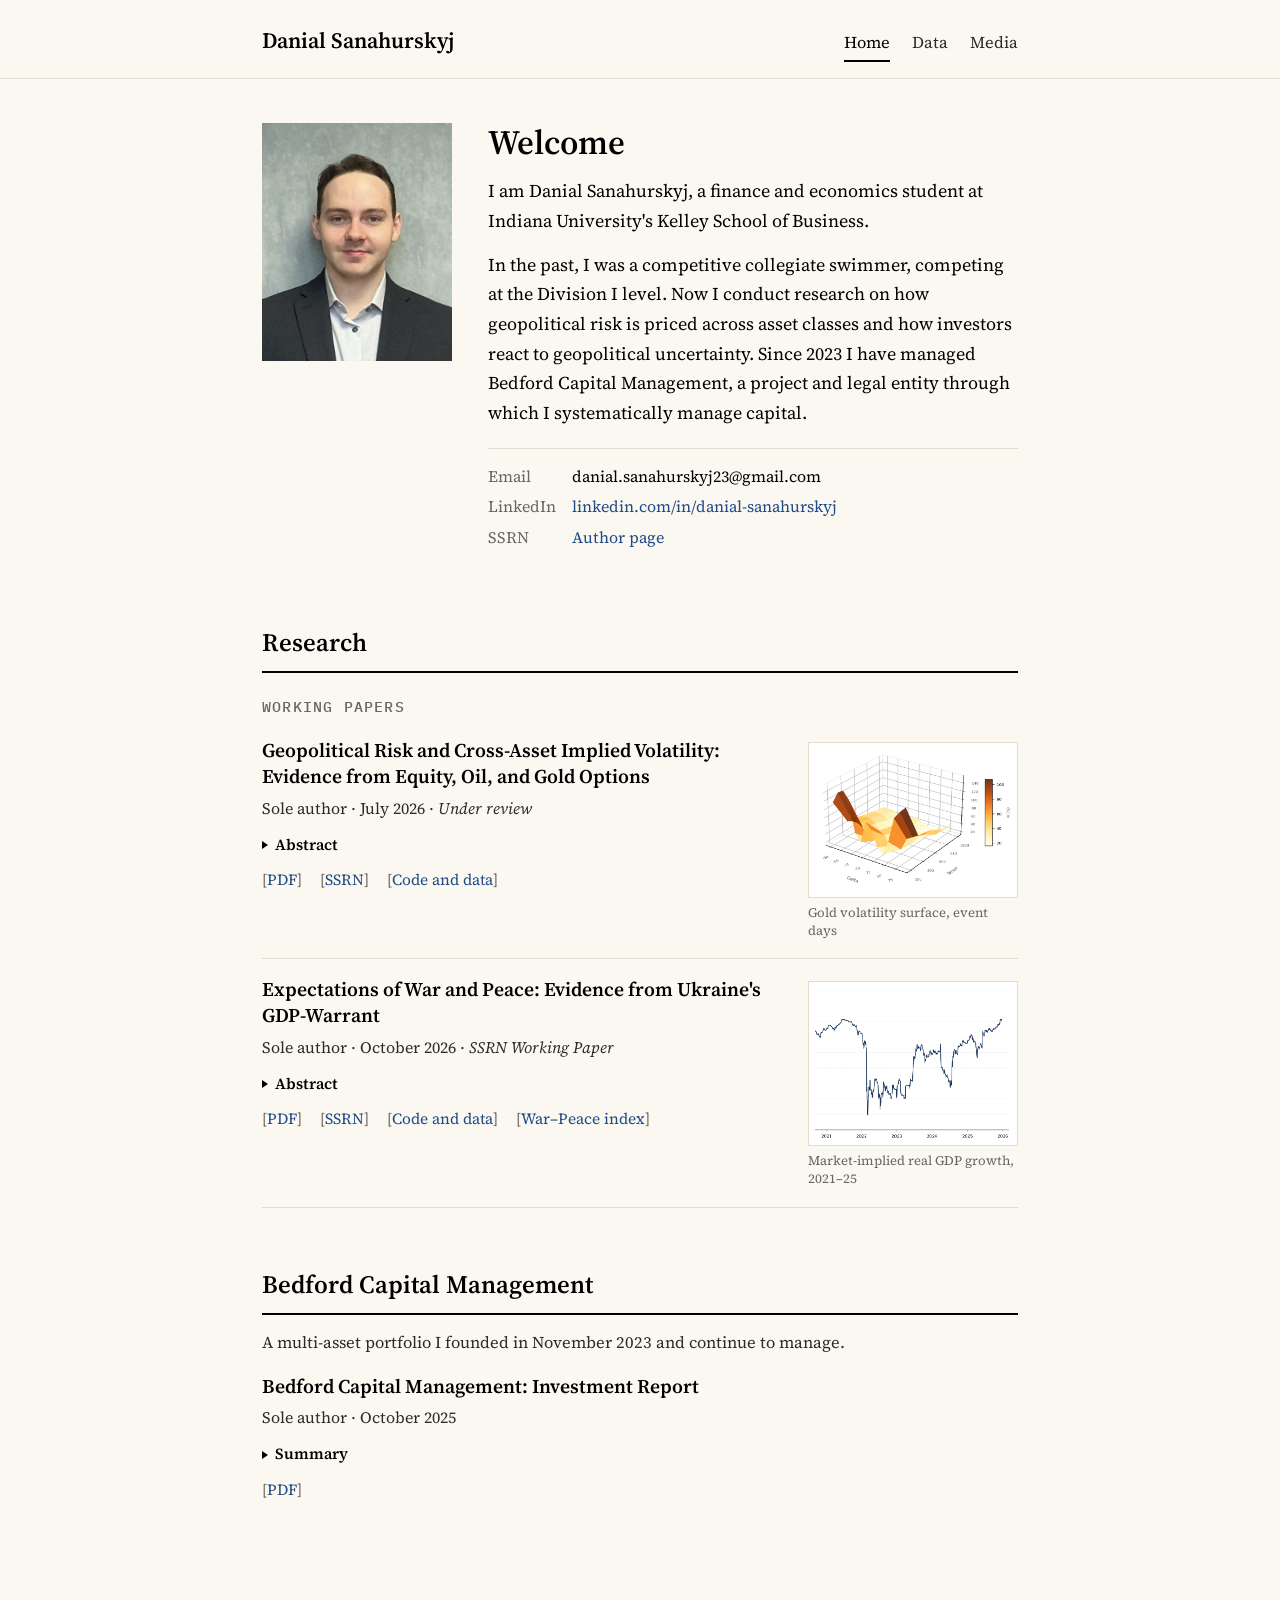
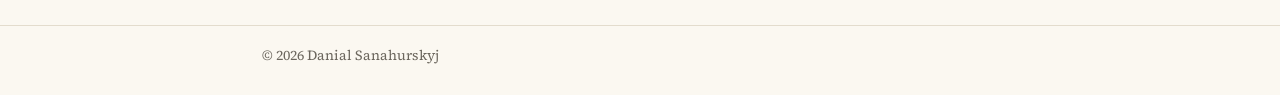
<file: index.html>
<!doctype html>
<html lang="en">
<head>
<meta charset="utf-8">
<meta name="viewport" content="width=device-width,initial-scale=1,viewport-fit=cover">
<title>Danial Sanahurskyj</title>
<meta name="description" content="Danial Sanahurskyj: finance and economics, Kelley School of Business, Indiana University. Research on geopolitical risk and asset pricing.">
<link rel="preconnect" href="https://fonts.googleapis.com"><link rel="preconnect" href="https://fonts.gstatic.com" crossorigin><link rel="stylesheet" href="https://fonts.googleapis.com/css2?family=Source+Serif+4:ital,opsz,wght@0,8..60,400;0,8..60,600;0,8..60,700;1,8..60,400&family=IBM+Plex+Mono:wght@400;500&display=swap">
<link rel="stylesheet" href="assets/site.css">
<link rel="canonical" href="https://danialsanahurskyj.com/">
<meta property="og:title" content="Danial Sanahurskyj">
<meta property="og:description" content="Research on geopolitical risk and asset pricing. Kelley School of Business, Indiana University.">
<meta property="og:url" content="https://danialsanahurskyj.com/">
<meta property="og:type" content="profile">
<script type="application/ld+json">{"@context": "https://schema.org", "@type": "Person", "name": "Danial Sanahurskyj", "url": "https://danialsanahurskyj.com/", "description": "Finance and economics student at Indiana University's Kelley School of Business researching how geopolitical risk is priced across asset classes.", "affiliation": {"@type": "CollegeOrUniversity", "name": "Indiana University Kelley School of Business"}, "knowsAbout": ["Geopolitical risk", "Asset pricing", "Implied volatility", "Sovereign debt", "Ukraine"], "sameAs": ["https://www.linkedin.com/in/danial-sanahurskyj", "https://papers.ssrn.com/sol3/cf_dev/AbsByAuth.cfm?per_id=11912088", "https://github.com/DanialSanahurskyj"], "email": "mailto:danial.sanahurskyj23@gmail.com", "image": "https://danialsanahurskyj.com/photo.jpg"}</script>
</head>
<body>
<header class="masthead"><div class="inner"><a class="name" href="index.html">Danial Sanahurskyj</a><nav><a href="index.html" aria-current=page>Home</a><a href="data/index.html">Data</a><a href="media/index.html">Media</a></nav></div></header>
<main class="page">
  <div class="intro">
    <div class="photo" style="padding:0;border:0;background:none"><img src="photo.jpg" alt="Danial Sanahurskyj" width="480" height="600"></div>
    <div>
      <h1>Welcome</h1>
      <p>I am Danial Sanahurskyj, a finance and economics student at Indiana University's Kelley School of Business.</p>
      <p>In the past, I was a competitive collegiate swimmer, competing at the Division I level. Now I conduct research on how geopolitical risk is priced across asset classes and how investors react to geopolitical uncertainty. Since 2023 I have managed Bedford Capital Management, a project and legal entity through which I systematically manage capital.</p>
      <dl class="contact">
        <dt>Email</dt><dd>danial.sanahurskyj23@gmail.com</dd>
        <dt>LinkedIn</dt><dd><a href="https://www.linkedin.com/in/danial-sanahurskyj">linkedin.com/in/danial-sanahurskyj</a></dd>
        <dt>SSRN</dt><dd><a href="https://papers.ssrn.com/sol3/cf_dev/AbsByAuth.cfm?per_id=11912088">Author page</a></dd>
      </dl>
    </div>
  </div>

  <h2 class="group" id="research">Research</h2>
  <h3 class="sub">Working papers</h3>
  <div class="paper has-fig">
    <div class="paper-text">
    <h4>Geopolitical Risk and Cross-Asset Implied Volatility: Evidence from Equity, Oil, and Gold Options</h4>
    <div class="meta">Sole author · July 2026 · <i>Under review</i></div>
    <details class="abs"><summary>Abstract</summary><p>This paper examines how geopolitical shocks reprice risk across equity, oil, and gold options markets through both aggregate implied volatility and full volatility surface distortion. Using end-of-day options data on equities, gold, and oil and analyzing systematically identified geopolitical events through geopolitical newspaper coverage frequency, I document statistically significant but structurally distinct responses across the three asset classes. Equity volatility is uniform and risk is not priced into any specific region of the surface. Oil exhibits the most consistent surface distortion, concentrated in the deep out-of-the-money wings. Gold shows the largest response and responds more strongly to anticipated threats than realized acts. All three assets deflate after a geopolitical event consistent with the popular buy-the-rumor, sell-the-news mechanism. The most novel finding is that gold's structurally call-skewed surface intensifies sharply on event days, revealing that investors express safe-haven demand through upside call buying rather than downside put protection. Finally, shock severity above the identification threshold adds little explanatory power, consistent with geopolitical fear operating as a binary regime switch rather than a continuous variable.</p></details>
    <div class="links"><a href="papers/Geopolitical%20Risk%20and%20Cross-Asset%20Implied%20Volatility.pdf">PDF</a><a href="https://papers.ssrn.com/sol3/cf_dev/AbsByAuth.cfm?per_id=11912088">SSRN</a><a href="https://github.com/DanialSanahurskyj/Geopolitical-Risk-and-Cross-Asset-Implied-Volatility-Code-and-Data">Code and data</a></div>
    </div>
    <figure class="paper-fig"><a href="papers/Geopolitical%20Risk%20and%20Cross-Asset%20Implied%20Volatility.pdf"><img src="assets/preview-gpr-surface.png" alt="Gold (IAU) implied volatility surface on geopolitical event days, by delta and tenor" width="367" height="265" loading="lazy"></a><figcaption>Gold volatility surface, event days</figcaption></figure>
  </div>

  <div class="paper has-fig">
    <div class="paper-text">
    <h4>Expectations of War and Peace: Evidence from Ukraine's GDP-Warrant</h4>
    <div class="meta">Sole author · October 2026 · <i>SSRN Working Paper</i></div>
    <details class="abs"><summary>Abstract</summary><p>How are expectations of economic recovery formed during wartime? I study this question using Ukraine's GDP-linked warrant, a sovereign security whose payouts depend directly on the country's economic growth, together with a news-based War&ndash;Peace index built from global media coverage over 2018&ndash;2025. After Russia's 2022 invasion, the warrant's returns became largely disconnected from emerging-market and global bond conditions. I find that ordinary day-to-day changes in conflict news have little reliable effect on returns, while news shocks above an estimated threshold produce significantly larger repricing. These shocks coincide with approximately 23.8% higher conditional volatility, which decays with a half-life of about four to five trading days. The volatility response is asymmetric: escalating shocks raise volatility, while comparable de-escalation shocks do not. The results suggest that during conflict, expectations of recovery are revised mainly through discrete geopolitical catalysts rather than continuous news.</p></details>
    <div class="links"><a href="papers/Expectations%20of%20War%20and%20Peace.pdf">PDF</a><a href="https://papers.ssrn.com/sol3/papers.cfm?abstract_id=7669802">SSRN</a><a href="https://github.com/DanialSanahurskyj/Expectations-of-War-and-Peace-Evidence-from-Ukraine-s-GDP-Warrant">Code and data</a><a href="data/index.html">War&ndash;Peace index</a></div>
    </div>
    <figure class="paper-fig"><a href="https://papers.ssrn.com/sol3/papers.cfm?abstract_id=7669802"><img src="assets/preview-warrant-gdp.png" alt="Market-implied long-run real GDP growth for Ukraine, 2021 to 2025, falling sharply at the 2022 invasion" width="725" height="560" loading="lazy"></a><figcaption>Market-implied real GDP growth, 2021&ndash;25</figcaption></figure>
  </div>

  <h2 class="group" id="bcm">Bedford Capital Management</h2>
  <p style="font-size:16.5px;color:var(--fg-2);margin:14px 0 0">A multi-asset portfolio I founded in November 2023 and continue to manage.</p>
  <div class="paper">
    <h4>Bedford Capital Management: Investment Report</h4>
    <div class="meta">Sole author · October 2025</div>
    <details class="abs"><summary>Summary</summary><p>A review of the portfolio's first fifteen months, from August 2024 to October 2025: performance and risk relative to the S&amp;P 500, the strategy and investment philosophy behind it, case studies including a hedge held through the April 2025 tariff selloff, and the main lesson of the period, judging decisions by their process rather than their outcome.</p></details>
    <div class="links"><a href="papers/BCM%20Investment%20Report.pdf">PDF</a></div>
  </div>

</main>
<footer class="foot"><div class="inner">© 2026 Danial Sanahurskyj</div></footer>
</body>
</html>
</file>
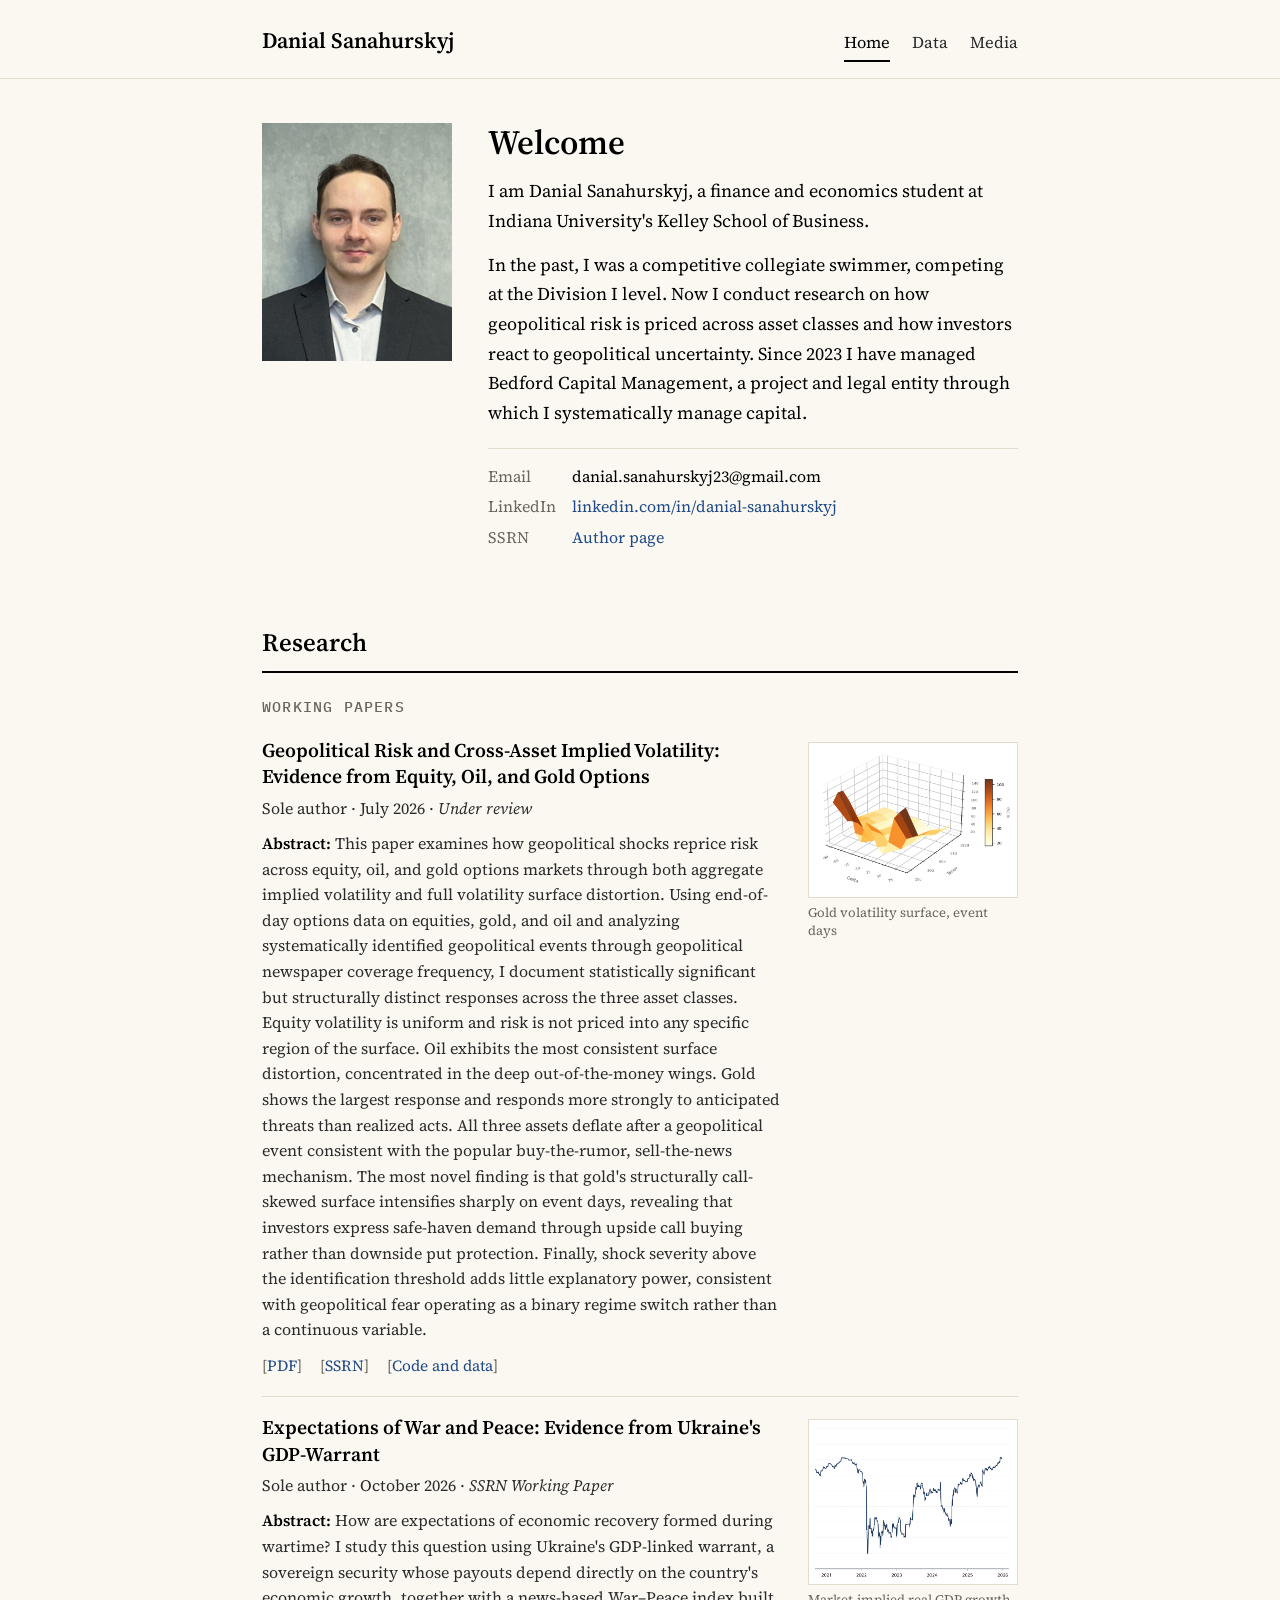
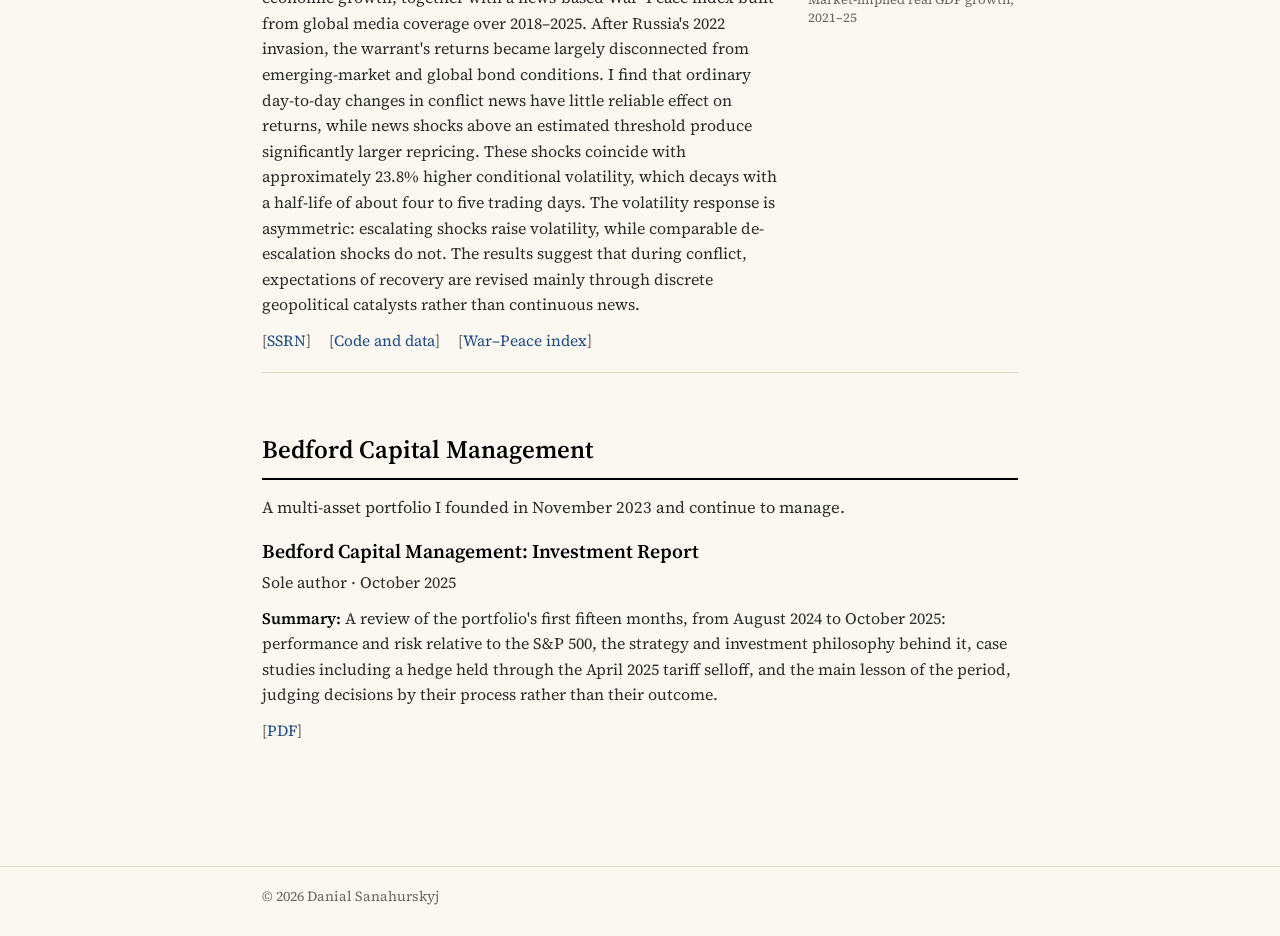
<file: index (6).html>
<!doctype html>
<html lang="en">
<head>
<meta charset="utf-8">
<meta name="viewport" content="width=device-width,initial-scale=1,viewport-fit=cover">
<title>Danial Sanahurskyj</title>
<meta name="description" content="Danial Sanahurskyj: finance and economics, Kelley School of Business, Indiana University. Research on geopolitical risk and asset pricing.">
<link rel="preconnect" href="https://fonts.googleapis.com"><link rel="preconnect" href="https://fonts.gstatic.com" crossorigin><link rel="stylesheet" href="https://fonts.googleapis.com/css2?family=Source+Serif+4:ital,opsz,wght@0,8..60,400;0,8..60,600;0,8..60,700;1,8..60,400&family=IBM+Plex+Mono:wght@400;500&display=swap">
<link rel="stylesheet" href="assets/site.css">
<link rel="canonical" href="https://danialsanahurskyj.com/">
<meta property="og:title" content="Danial Sanahurskyj">
<meta property="og:description" content="Research on geopolitical risk and asset pricing. Kelley School of Business, Indiana University.">
<meta property="og:url" content="https://danialsanahurskyj.com/">
<meta property="og:type" content="profile">
<script type="application/ld+json">{"@context": "https://schema.org", "@type": "Person", "name": "Danial Sanahurskyj", "url": "https://danialsanahurskyj.com/", "description": "Finance and economics student at Indiana University's Kelley School of Business researching how geopolitical risk is priced across asset classes.", "affiliation": {"@type": "CollegeOrUniversity", "name": "Indiana University Kelley School of Business"}, "knowsAbout": ["Geopolitical risk", "Asset pricing", "Implied volatility", "Sovereign debt", "Ukraine"], "sameAs": ["https://www.linkedin.com/in/danial-sanahurskyj", "https://papers.ssrn.com/sol3/cf_dev/AbsByAuth.cfm?per_id=11912088", "https://github.com/DanialSanahurskyj"], "email": "mailto:danial.sanahurskyj23@gmail.com", "image": "https://danialsanahurskyj.com/photo.jpg"}</script>
</head>
<body>
<header class="masthead"><div class="inner"><a class="name" href="index.html">Danial Sanahurskyj</a><nav><a href="index.html" aria-current=page>Home</a><a href="data/index.html">Data</a><a href="media/index.html">Media</a></nav></div></header>
<main class="page">
  <div class="intro">
    <div class="photo" style="padding:0;border:0;background:none"><img src="photo.jpg" alt="Danial Sanahurskyj" width="480" height="600"></div>
    <div>
      <h1>Welcome</h1>
      <p>I am Danial Sanahurskyj, a finance and economics student at Indiana University's Kelley School of Business.</p>
      <p>In the past, I was a competitive collegiate swimmer, competing at the Division I level. Now I conduct research on how geopolitical risk is priced across asset classes and how investors react to geopolitical uncertainty. Since 2023 I have managed Bedford Capital Management, a project and legal entity through which I systematically manage capital.</p>
      <dl class="contact">
        <dt>Email</dt><dd>danial.sanahurskyj23@gmail.com</dd>
        <dt>LinkedIn</dt><dd><a href="https://www.linkedin.com/in/danial-sanahurskyj">linkedin.com/in/danial-sanahurskyj</a></dd>
        <dt>SSRN</dt><dd><a href="https://papers.ssrn.com/sol3/cf_dev/AbsByAuth.cfm?per_id=11912088">Author page</a></dd>
      </dl>
    </div>
  </div>

  <h2 class="group" id="research">Research</h2>
  <h3 class="sub">Working papers</h3>
  <div class="paper has-fig">
    <div class="paper-text">
    <h4>Geopolitical Risk and Cross-Asset Implied Volatility: Evidence from Equity, Oil, and Gold Options</h4>
    <div class="meta">Sole author · July 2026 · <i>Under review</i></div>
    <p class="abs"><b>Abstract:</b> This paper examines how geopolitical shocks reprice risk across equity, oil, and gold options markets through both aggregate implied volatility and full volatility surface distortion. Using end-of-day options data on equities, gold, and oil and analyzing systematically identified geopolitical events through geopolitical newspaper coverage frequency, I document statistically significant but structurally distinct responses across the three asset classes. Equity volatility is uniform and risk is not priced into any specific region of the surface. Oil exhibits the most consistent surface distortion, concentrated in the deep out-of-the-money wings. Gold shows the largest response and responds more strongly to anticipated threats than realized acts. All three assets deflate after a geopolitical event consistent with the popular buy-the-rumor, sell-the-news mechanism. The most novel finding is that gold's structurally call-skewed surface intensifies sharply on event days, revealing that investors express safe-haven demand through upside call buying rather than downside put protection. Finally, shock severity above the identification threshold adds little explanatory power, consistent with geopolitical fear operating as a binary regime switch rather than a continuous variable.</p>
    <div class="links"><a href="papers/Geopolitical%20Risk%20and%20Cross-Asset%20Implied%20Volatility.pdf">PDF</a><a href="https://papers.ssrn.com/sol3/cf_dev/AbsByAuth.cfm?per_id=11912088">SSRN</a><a href="https://github.com/DanialSanahurskyj/Geopolitical-Risk-and-Cross-Asset-Implied-Volatility-Code-and-Data">Code and data</a></div>
    </div>
    <figure class="paper-fig"><a href="papers/Geopolitical%20Risk%20and%20Cross-Asset%20Implied%20Volatility.pdf"><img src="assets/preview-gpr-surface.png" alt="Gold (IAU) implied volatility surface on geopolitical event days, by delta and tenor" width="367" height="265" loading="lazy"></a><figcaption>Gold volatility surface, event days</figcaption></figure>
  </div>

  <div class="paper has-fig">
    <div class="paper-text">
    <h4>Expectations of War and Peace: Evidence from Ukraine's GDP-Warrant</h4>
    <div class="meta">Sole author · October 2026 · <i>SSRN Working Paper</i></div>
    <p class="abs"><b>Abstract:</b> How are expectations of economic recovery formed during wartime? I study this question using Ukraine's GDP-linked warrant, a sovereign security whose payouts depend directly on the country's economic growth, together with a news-based War&ndash;Peace index built from global media coverage over 2018&ndash;2025. After Russia's 2022 invasion, the warrant's returns became largely disconnected from emerging-market and global bond conditions. I find that ordinary day-to-day changes in conflict news have little reliable effect on returns, while news shocks above an estimated threshold produce significantly larger repricing. These shocks coincide with approximately 23.8% higher conditional volatility, which decays with a half-life of about four to five trading days. The volatility response is asymmetric: escalating shocks raise volatility, while comparable de-escalation shocks do not. The results suggest that during conflict, expectations of recovery are revised mainly through discrete geopolitical catalysts rather than continuous news.</p>
    <div class="links"><a href="https://papers.ssrn.com/sol3/papers.cfm?abstract_id=7669802">SSRN</a><a href="https://github.com/DanialSanahurskyj/Expectations-of-War-and-Peace-Evidence-from-Ukraine-s-GDP-Warrant">Code and data</a><a href="data/index.html">War&ndash;Peace index</a></div>
    </div>
    <figure class="paper-fig"><a href="https://papers.ssrn.com/sol3/papers.cfm?abstract_id=7669802"><img src="assets/preview-warrant-gdp.png" alt="Market-implied long-run real GDP growth for Ukraine, 2021 to 2025, falling sharply at the 2022 invasion" width="725" height="560" loading="lazy"></a><figcaption>Market-implied real GDP growth, 2021&ndash;25</figcaption></figure>
  </div>

  <h2 class="group" id="bcm">Bedford Capital Management</h2>
  <p style="font-size:16.5px;color:var(--fg-2);margin:14px 0 0">A multi-asset portfolio I founded in November 2023 and continue to manage.</p>
  <div class="paper">
    <h4>Bedford Capital Management: Investment Report</h4>
    <div class="meta">Sole author · October 2025</div>
    <p class="abs"><b>Summary:</b> A review of the portfolio's first fifteen months, from August 2024 to October 2025: performance and risk relative to the S&amp;P 500, the strategy and investment philosophy behind it, case studies including a hedge held through the April 2025 tariff selloff, and the main lesson of the period, judging decisions by their process rather than their outcome.</p>
    <div class="links"><a href="papers/BCM%20Investment%20Report.pdf">PDF</a></div>
  </div>

</main>
<footer class="foot"><div class="inner">© 2026 Danial Sanahurskyj</div></footer>
</body>
</html>
</file>
<file: assets/site.css>
/* Academic personal site: centered column, name masthead with tabs, cream paper and black ink (single light theme by choice). */
:root{
  --bg:#fbf8f1; --surface:#fffdf8; --fg:#000000; --fg-2:#2b2b2b; --muted:#6b665d;
  --rule:#e3dccd; --grid:#ece6d9; --chip:#f3eee3;
  --link:#1f4a85; --peace:#2f6fd6; --war:#d6453d; --ink:#1e3a5f;
  --display:"Source Serif 4",Georgia,"Times New Roman",serif;
  --body:"Source Serif 4",Georgia,"Times New Roman",serif;
  --mono:"IBM Plex Mono",ui-monospace,Menlo,Consolas,monospace;
  color-scheme:light;
}
*{box-sizing:border-box}
html{-webkit-text-size-adjust:100%;background:var(--bg)}
body{margin:0;background:var(--bg);color:var(--fg);font-family:var(--body);font-size:18px;line-height:1.65}
img{max-width:100%}
[hidden]{display:none!important}
a{color:var(--link);text-decoration:none}
a:hover{text-decoration:underline;text-underline-offset:3px}
a:focus-visible,button:focus-visible{outline:2px solid var(--link);outline-offset:2px}
.inner{max-width:820px;margin:0 auto;padding-inline:clamp(16px,5vw,32px)}
.page{max-width:820px;margin:0 auto;padding-inline:clamp(16px,5vw,32px);padding-block:44px 64px}
.page.wide{max-width:1080px}
.num{font-family:var(--mono);font-variant-numeric:tabular-nums}
.label{font-family:var(--mono);font-size:11.5px;letter-spacing:.08em;text-transform:uppercase;color:var(--muted)}
h1,h2,h3{text-wrap:balance}
.masthead{border-bottom:1px solid var(--rule)}
.masthead .inner{display:flex;justify-content:space-between;align-items:baseline;gap:8px 24px;flex-wrap:wrap;padding-block:22px 16px}
.masthead .name{font-weight:600;font-size:22px;color:var(--fg)}
.masthead .name:hover{text-decoration:none}
.masthead nav{display:flex;gap:22px;flex-wrap:wrap;font-size:16.5px}
.masthead nav a{color:var(--fg-2);padding-bottom:4px;border-bottom:2px solid transparent}
.masthead nav a:hover{color:var(--fg);text-decoration:none;border-bottom-color:var(--rule)}
.masthead nav a[aria-current]{color:var(--fg);border-bottom-color:var(--fg)}
.foot{margin-top:40px;border-top:1px solid var(--rule)}
.foot .inner{padding-block:18px 28px;font-size:14px;color:var(--muted)}
.intro{display:grid;grid-template-columns:190px minmax(0,1fr);gap:36px;align-items:start}
.photo{width:190px;aspect-ratio:4/5;max-width:100%;background:var(--chip);border:1px solid var(--rule);display:grid;place-items:center;font-size:13px;color:var(--muted);text-align:center;padding:12px}
.photo img{width:100%;height:100%;object-fit:cover}
.intro h1{font-size:34px;font-weight:600;line-height:1.15;margin:0 0 14px}
.intro p{margin:0 0 14px}
.contact{margin-top:20px;padding-top:14px;border-top:1px solid var(--rule);display:grid;grid-template-columns:max-content minmax(0,1fr);gap:4px 16px;font-size:16px}
.contact dt{color:var(--muted)} .contact dd{margin:0;min-width:0;overflow-wrap:anywhere}
@media (max-width:620px){.intro{grid-template-columns:1fr}.photo{width:150px}}
h2.group{font-size:25px;font-weight:600;margin:56px 0 0;padding-bottom:8px;border-bottom:2px solid var(--fg)}
h3.sub{font-size:15px;font-family:var(--mono);font-weight:500;letter-spacing:.08em;text-transform:uppercase;color:var(--muted);margin:22px 0 0}
.paper{padding:18px 0;border-bottom:1px solid var(--rule)}
.paper:last-child{border-bottom:0}
.paper h4{font-size:19.5px;font-weight:600;line-height:1.35;margin:0}
.paper .meta{font-size:16px;color:var(--fg-2);margin-top:4px}
.paper .abs{font-size:16px;color:var(--fg-2);margin:10px 0 0;line-height:1.6}
.paper .abs b{color:var(--fg);font-weight:600}
.paper .links{display:flex;gap:6px 18px;flex-wrap:wrap;margin-top:10px;font-size:15.5px}
.paper .links a::before{content:"[";color:var(--muted)} .paper .links a::after{content:"]";color:var(--muted)}
.todo{background:var(--chip);border:1px dashed var(--muted);padding:1px 6px;font-family:var(--mono);font-size:12.5px;color:var(--fg-2);border-radius:2px}

.paper.has-fig{display:grid;grid-template-columns:minmax(0,1fr) 210px;gap:28px;align-items:start}
.paper-fig{margin:4px 0 0}
.paper-fig img{display:block;width:100%;height:auto;background:#fff;border:1px solid var(--rule);padding:6px}
.paper-fig figcaption{font-size:13px;color:var(--muted);margin-top:6px;line-height:1.4}
@media (max-width:680px){.paper.has-fig{grid-template-columns:1fr;gap:0}.paper-fig{margin-top:16px;max-width:320px}}

details.abs{margin:10px 0 0}
details.abs summary{cursor:pointer;list-style:none;display:inline-flex;align-items:center;gap:7px;font-size:15.5px;font-weight:600;color:var(--fg);user-select:none}
details.abs summary::-webkit-details-marker{display:none}
details.abs summary::before{content:"";width:0;height:0;border-left:6px solid currentColor;border-top:4.5px solid transparent;border-bottom:4.5px solid transparent;transition:transform .15s ease}
details.abs[open] summary::before{transform:rotate(90deg)}
details.abs summary:hover{color:var(--link)}
details.abs p{font-size:16px;color:var(--fg-2);margin:8px 0 0;line-height:1.6}
</file>
